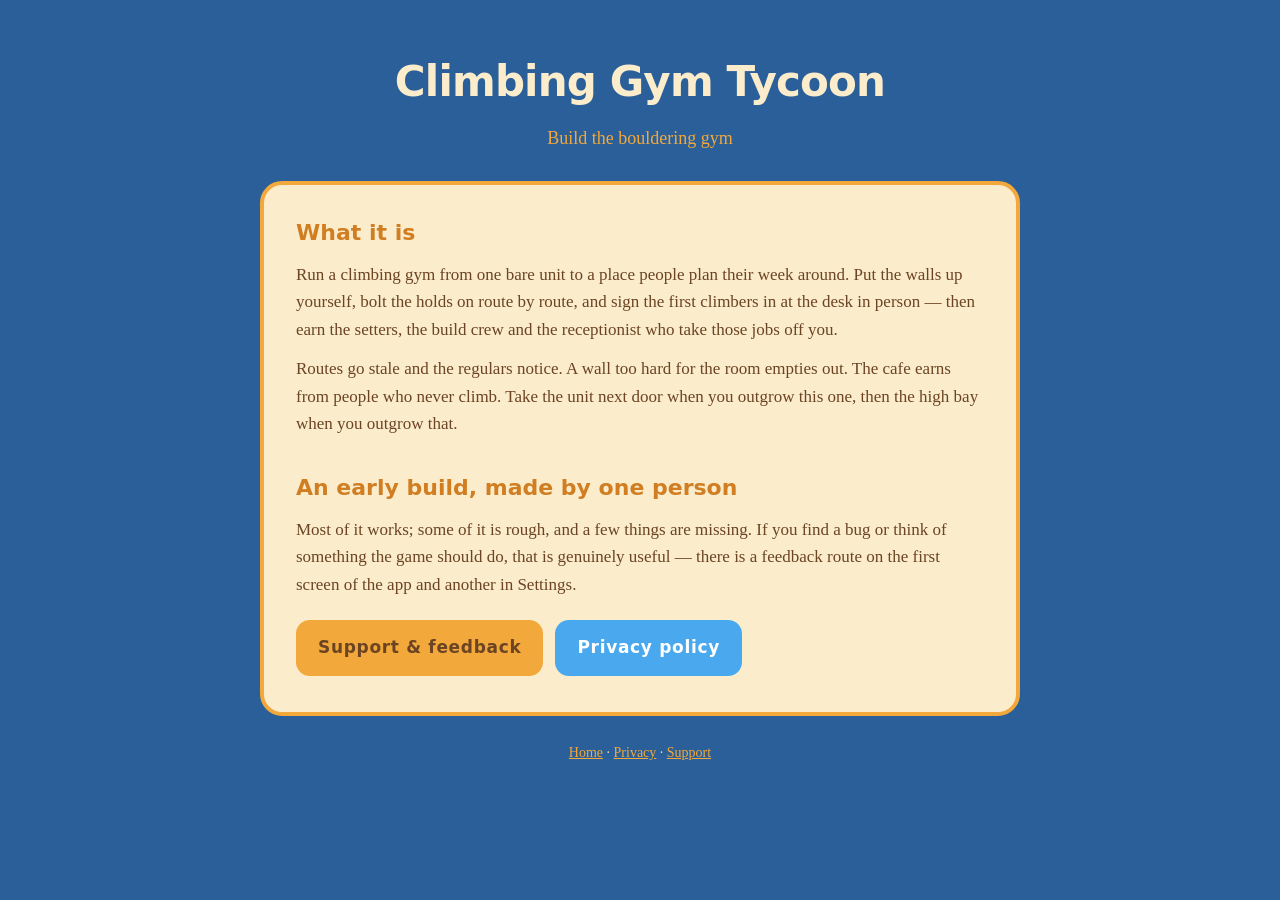
<file: index.html>
<!doctype html>
<html lang="en-GB">
<head>
<meta charset="utf-8">
<meta name="viewport" content="width=device-width, initial-scale=1">
<title>Climbing Gym Tycoon — Climbing Gym Tycoon</title>
<link rel="stylesheet" href="style.css">
</head>
<body>
<div class="wrap">
	<header class="top">
		<a href="index.html"><h1>Climbing Gym Tycoon</h1></a>
		<p class="tag">Build the bouldering gym</p>
	</header>
	<main>
		<h2>What it is</h2>
		<p>Run a climbing gym from one bare unit to a place people plan their week around. Put the
		walls up yourself, bolt the holds on route by route, and sign the first climbers in at the
		desk in person — then earn the setters, the build crew and the receptionist who take those
		jobs off you.</p>
		<p>Routes go stale and the regulars notice. A wall too hard for the room empties out. The
		cafe earns from people who never climb. Take the unit next door when you outgrow this one,
		then the high bay when you outgrow that.</p>
		<h2>An early build, made by one person</h2>
		<p>Most of it works; some of it is rough, and a few things are missing. If you find a bug or
		think of something the game should do, that is genuinely useful — there is a feedback route
		on the first screen of the app and another in Settings.</p>
		<div class="buttons">
			<a class="button gold" href="support.html">Support &amp; feedback</a>
			<a class="button" href="privacy.html">Privacy policy</a>
		</div>
	</main>
	<footer>
		<a href="index.html">Home</a> · <a href="privacy.html">Privacy</a> · <a href="support.html">Support</a>
	</footer>
</div>
</body>
</html>
</file>
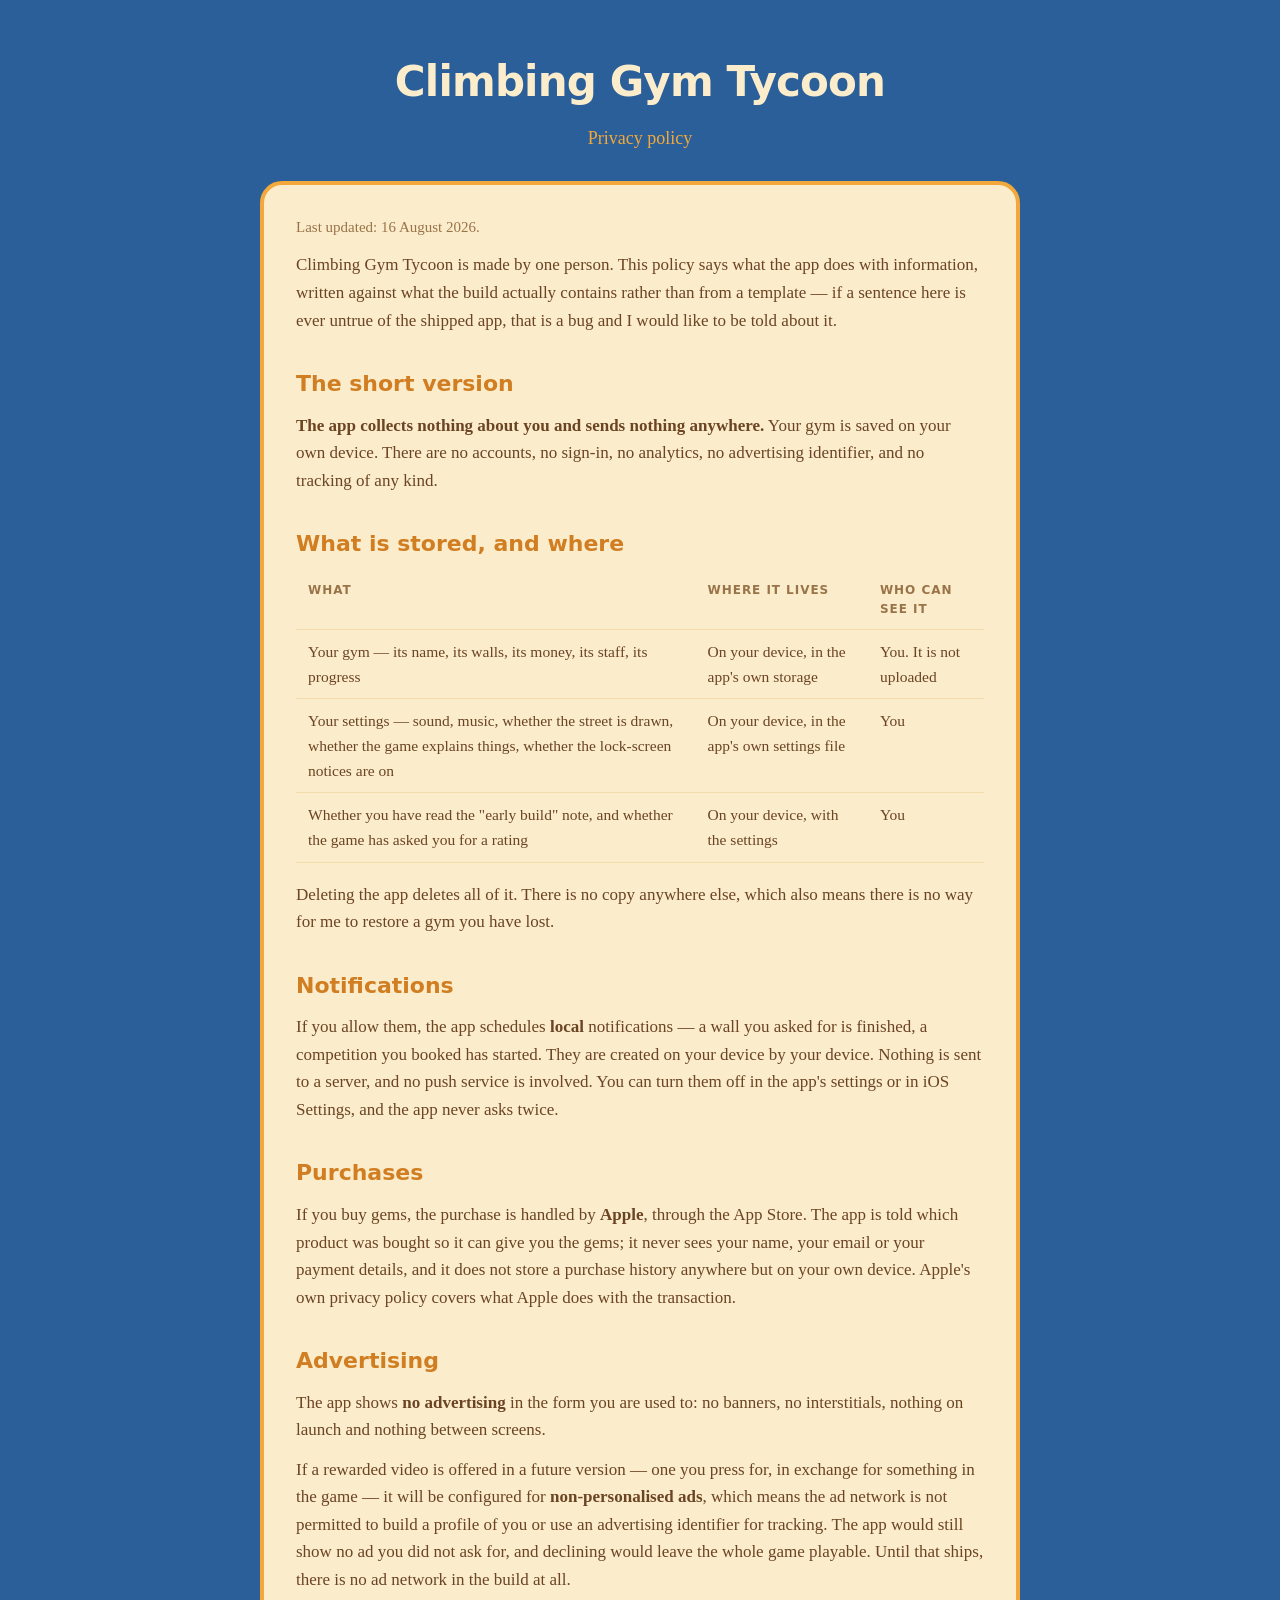
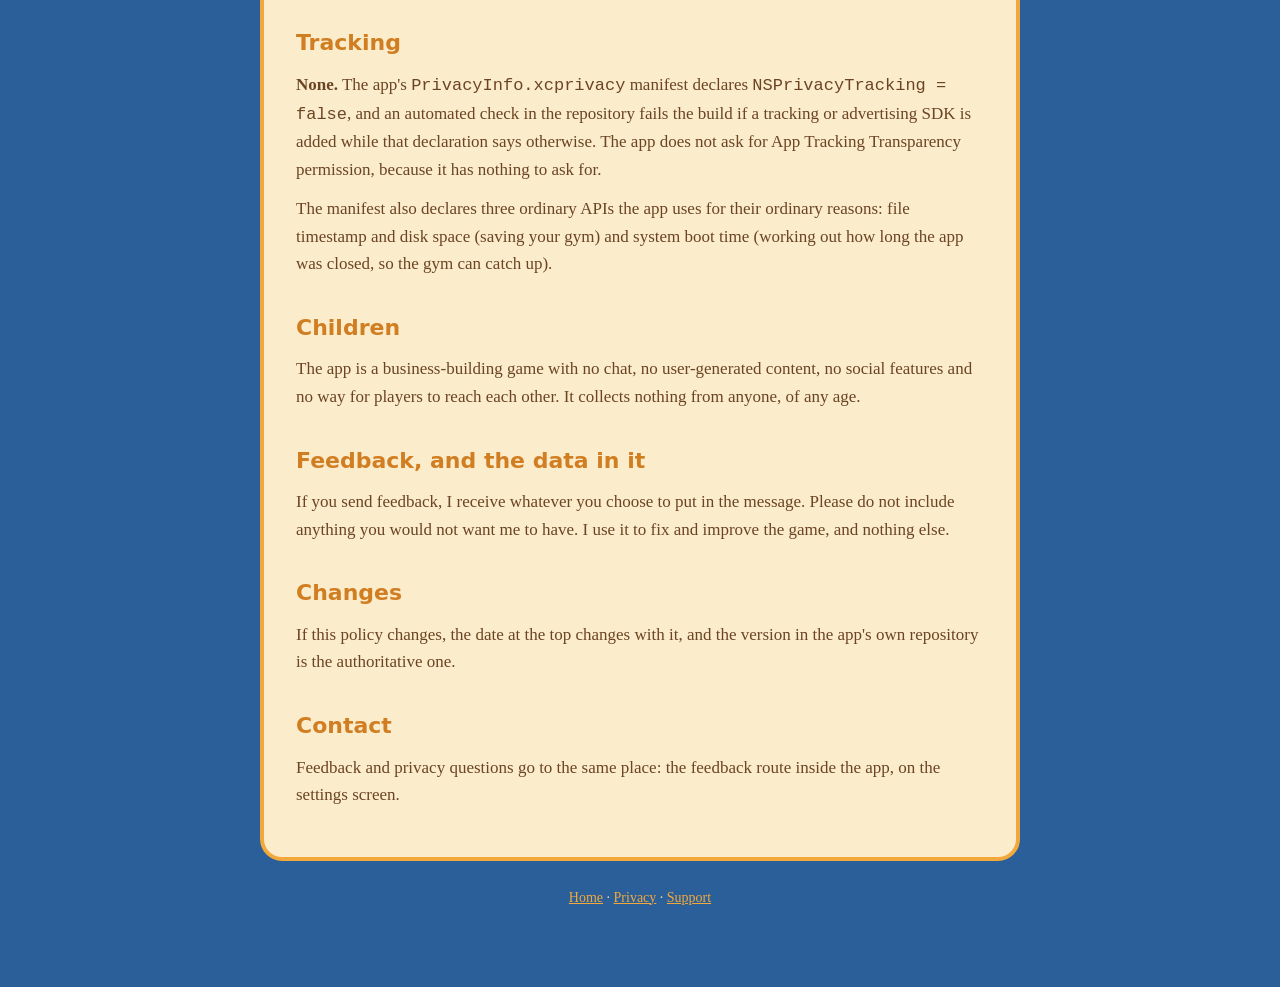
<file: privacy.html>
<!doctype html>
<html lang="en-GB">
<head>
<meta charset="utf-8">
<meta name="viewport" content="width=device-width, initial-scale=1">
<title>Privacy Policy — Climbing Gym Tycoon</title>
<link rel="stylesheet" href="style.css">
</head>
<body>
<div class="wrap">
	<header class="top">
		<a href="index.html"><h1>Climbing Gym Tycoon</h1></a>
		<p class="tag">Privacy policy</p>
	</header>
	<main>
		<p class="updated">Last updated: 16 August 2026.</p>
		<p>Climbing Gym Tycoon is made by one person. This policy says what the app does with information, written against what the build actually contains rather than from a template — if a sentence here is ever untrue of the shipped app, that is a bug and I would like to be told about it.</p>
		<h2>The short version</h2>
		<p><strong>The app collects nothing about you and sends nothing anywhere.</strong> Your gym is saved on your own device. There are no accounts, no sign-in, no analytics, no advertising identifier, and no tracking of any kind.</p>
		<h2>What is stored, and where</h2>
		<table>
			<tr><th>What</th><th>Where it lives</th><th>Who can see it</th></tr>
			<tr><td>Your gym — its name, its walls, its money, its staff, its progress</td><td>On your device, in the app's own storage</td><td>You. It is not uploaded</td></tr>
			<tr><td>Your settings — sound, music, whether the street is drawn, whether the game explains things, whether the lock-screen notices are on</td><td>On your device, in the app's own settings file</td><td>You</td></tr>
			<tr><td>Whether you have read the "early build" note, and whether the game has asked you for a rating</td><td>On your device, with the settings</td><td>You</td></tr>
		</table>
		<p>Deleting the app deletes all of it. There is no copy anywhere else, which also means there is no way for me to restore a gym you have lost.</p>
		<h2>Notifications</h2>
		<p>If you allow them, the app schedules <strong>local</strong> notifications — a wall you asked for is finished, a competition you booked has started. They are created on your device by your device. Nothing is sent to a server, and no push service is involved. You can turn them off in the app's settings or in iOS Settings, and the app never asks twice.</p>
		<h2>Purchases</h2>
		<p>If you buy gems, the purchase is handled by <strong>Apple</strong>, through the App Store. The app is told which product was bought so it can give you the gems; it never sees your name, your email or your payment details, and it does not store a purchase history anywhere but on your own device. Apple's own privacy policy covers what Apple does with the transaction.</p>
		<h2>Advertising</h2>
		<p>The app shows <strong>no advertising</strong> in the form you are used to: no banners, no interstitials, nothing on launch and nothing between screens.</p>
		<p>If a rewarded video is offered in a future version — one you press for, in exchange for something in the game — it will be configured for <strong>non-personalised ads</strong>, which means the ad network is not permitted to build a profile of you or use an advertising identifier for tracking. The app would still show no ad you did not ask for, and declining would leave the whole game playable. Until that ships, there is no ad network in the build at all.</p>
		<h2>Tracking</h2>
		<p><strong>None.</strong> The app's <code>PrivacyInfo.xcprivacy</code> manifest declares <code>NSPrivacyTracking = false</code>, and an automated check in the repository fails the build if a tracking or advertising SDK is added while that declaration says otherwise. The app does not ask for App Tracking Transparency permission, because it has nothing to ask for.</p>
		<p>The manifest also declares three ordinary APIs the app uses for their ordinary reasons: file timestamp and disk space (saving your gym) and system boot time (working out how long the app was closed, so the gym can catch up).</p>
		<h2>Children</h2>
		<p>The app is a business-building game with no chat, no user-generated content, no social features and no way for players to reach each other. It collects nothing from anyone, of any age.</p>
		<h2>Feedback, and the data in it</h2>
		<p>If you send feedback, I receive whatever you choose to put in the message. Please do not include anything you would not want me to have. I use it to fix and improve the game, and nothing else.</p>
		<h2>Changes</h2>
		<p>If this policy changes, the date at the top changes with it, and the version in the app's own repository is the authoritative one.</p>
		<h2>Contact</h2>
		<p>Feedback and privacy questions go to the same place: the feedback route inside the app, on the settings screen.</p>
	</main>
	<footer>
		<a href="index.html">Home</a> · <a href="privacy.html">Privacy</a> · <a href="support.html">Support</a>
	</footer>
</div>
</body>
</html>
</file>
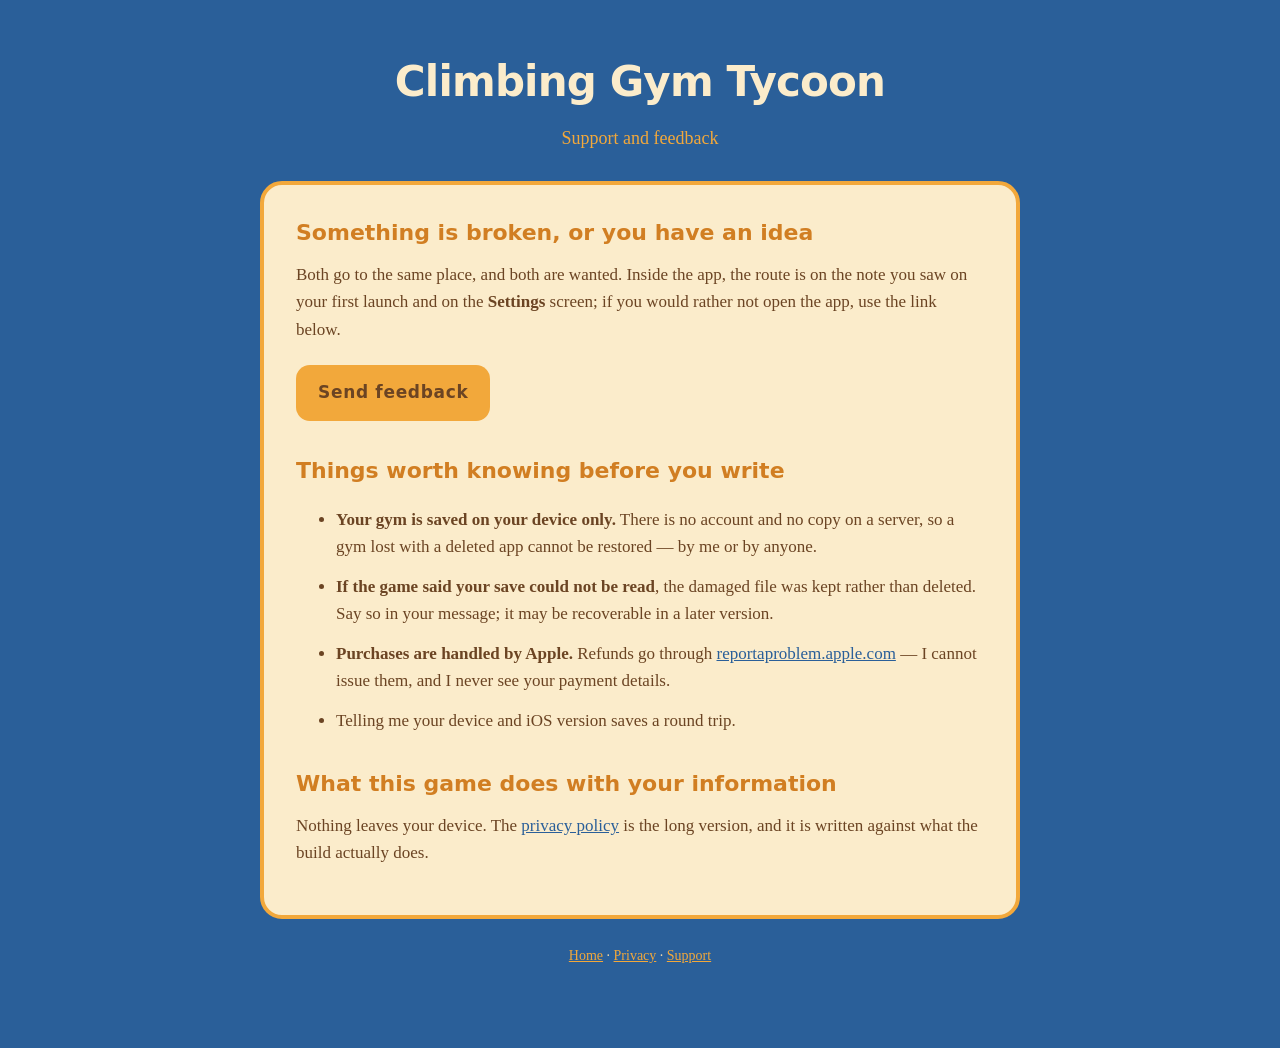
<file: support.html>
<!doctype html>
<html lang="en-GB">
<head>
<meta charset="utf-8">
<meta name="viewport" content="width=device-width, initial-scale=1">
<title>Support — Climbing Gym Tycoon</title>
<link rel="stylesheet" href="style.css">
</head>
<body>
<div class="wrap">
	<header class="top">
		<a href="index.html"><h1>Climbing Gym Tycoon</h1></a>
		<p class="tag">Support and feedback</p>
	</header>
	<main>
		<h2>Something is broken, or you have an idea</h2>
		<p>Both go to the same place, and both are wanted. Inside the app, the route is on the note
		you saw on your first launch and on the <strong>Settings</strong> screen; if you would
		rather not open the app, use the link below.</p>
		<div class="buttons">
			<a class="button gold" href="https://github.com/lewispclark/climbing-gym-tycoon-site/issues/new?template=feedback.yml">Send feedback</a>
		</div>
		<h2>Things worth knowing before you write</h2>
		<ul>
			<li><strong>Your gym is saved on your device only.</strong> There is no account and no
			copy on a server, so a gym lost with a deleted app cannot be restored — by me or by
			anyone.</li>
			<li><strong>If the game said your save could not be read</strong>, the damaged file was
			kept rather than deleted. Say so in your message; it may be recoverable in a later
			version.</li>
			<li><strong>Purchases are handled by Apple.</strong> Refunds go through
			<a href="https://reportaproblem.apple.com">reportaproblem.apple.com</a> — I cannot
			issue them, and I never see your payment details.</li>
			<li>Telling me your device and iOS version saves a round trip.</li>
		</ul>
		<h2>What this game does with your information</h2>
		<p>Nothing leaves your device. The <a href="privacy.html">privacy policy</a> is the long
		version, and it is written against what the build actually does.</p>
	</main>
	<footer>
		<a href="index.html">Home</a> · <a href="privacy.html">Privacy</a> · <a href="support.html">Support</a>
	</footer>
</div>
</body>
</html>
</file>
<file: style.css>
/* The game's own palette — ui/theme_kit.gd. Two pages and a landing card; no build step,
   nothing to install, and nothing that needs updating when the game does. */
:root {
	--cream: #fbeccb;
	--cream-deep: #f4dcae;
	--frame: #f2a83b;
	--frame-deep: #d17e22;
	--navy: #3a80cb;
	--navy-deep: #2a5f99;
	--ink: #6b4423;
	--ink-soft: #9a7449;
	--blue: #4aa8ef;
}

* { box-sizing: border-box; }

body {
	margin: 0;
	padding: 0 20px 80px;
	background: var(--navy-deep);
	color: var(--ink);
	font: 17px/1.62 "Iowan Old Style", "Palatino Linotype", Palatino, Georgia, serif;
}

.wrap { max-width: 760px; margin: 0 auto; }

header.top {
	padding: 48px 0 28px;
	text-align: center;
}

header.top a { text-decoration: none; }

h1 {
	font-family: ui-sans-serif, system-ui, "Helvetica Neue", Arial, sans-serif;
	font-weight: 800;
	letter-spacing: -0.02em;
	color: var(--cream);
	font-size: clamp(28px, 6vw, 42px);
	margin: 0;
}

.tag { color: var(--frame); margin: 8px 0 0; font-size: 18px; }

main {
	background: var(--cream);
	border: 4px solid var(--frame);
	border-radius: 22px;
	padding: 30px 32px 36px;
}

h2 {
	font-family: ui-sans-serif, system-ui, "Helvetica Neue", Arial, sans-serif;
	font-size: 22px;
	font-weight: 750;
	color: var(--frame-deep);
	margin: 32px 0 10px;
}

h2:first-child { margin-top: 0; }

p, li { margin: 0 0 12px; }

a { color: var(--navy-deep); }

table {
	width: 100%;
	border-collapse: collapse;
	margin: 4px 0 18px;
	font-size: 15.5px;
}

th, td {
	text-align: left;
	padding: 9px 12px;
	border-bottom: 1px solid var(--cream-deep);
	vertical-align: top;
}

th { font-family: ui-sans-serif, system-ui, sans-serif; font-size: 12px; letter-spacing: 0.08em; text-transform: uppercase; color: var(--ink-soft); }

.updated { color: var(--ink-soft); font-size: 15px; }

.buttons { display: flex; flex-wrap: wrap; gap: 12px; margin: 22px 0 0; }

.button {
	display: inline-block;
	background: var(--blue);
	color: #fff;
	font-family: ui-sans-serif, system-ui, sans-serif;
	font-weight: 700;
	letter-spacing: 0.04em;
	text-decoration: none;
	padding: 14px 22px;
	border-radius: 14px;
}

.button.gold { background: var(--frame); color: var(--ink); }

footer {
	text-align: center;
	color: var(--cream-deep);
	font-size: 14px;
	padding-top: 26px;
}

footer a { color: var(--frame); }
</file>
